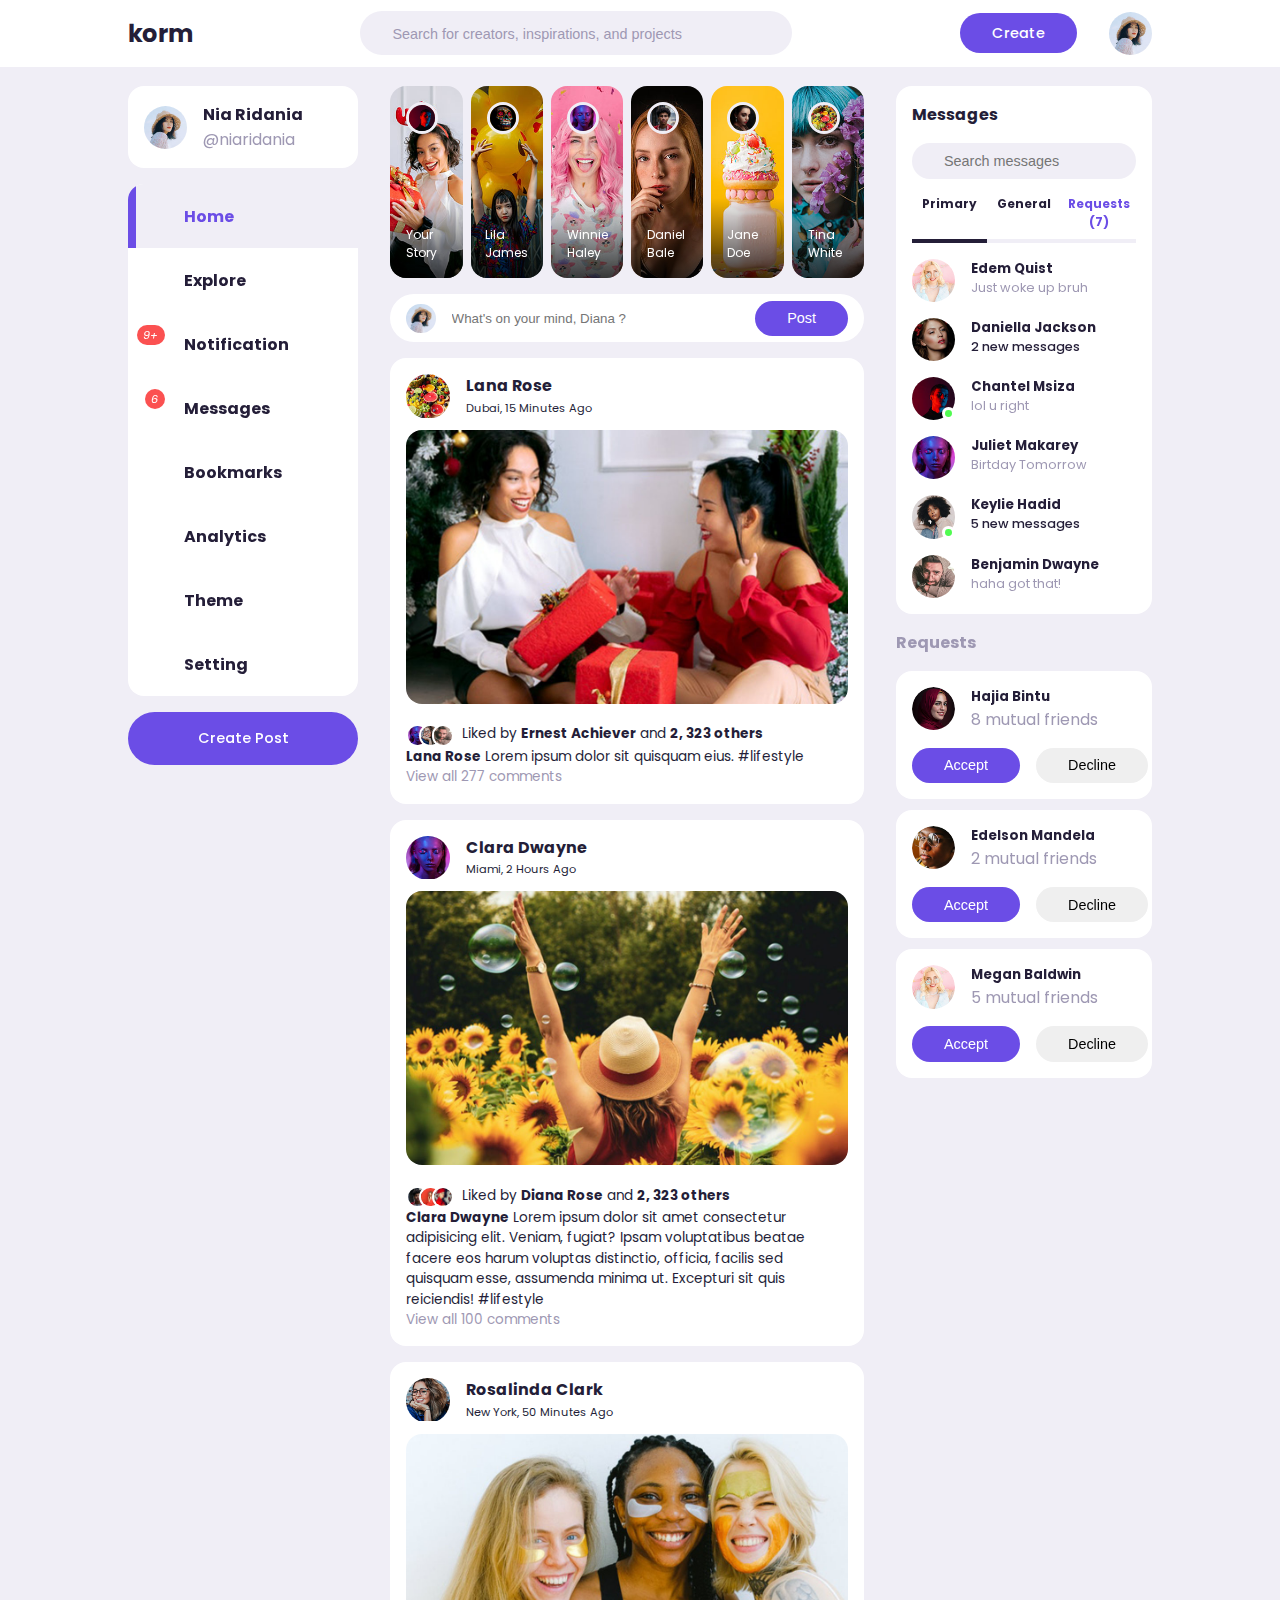
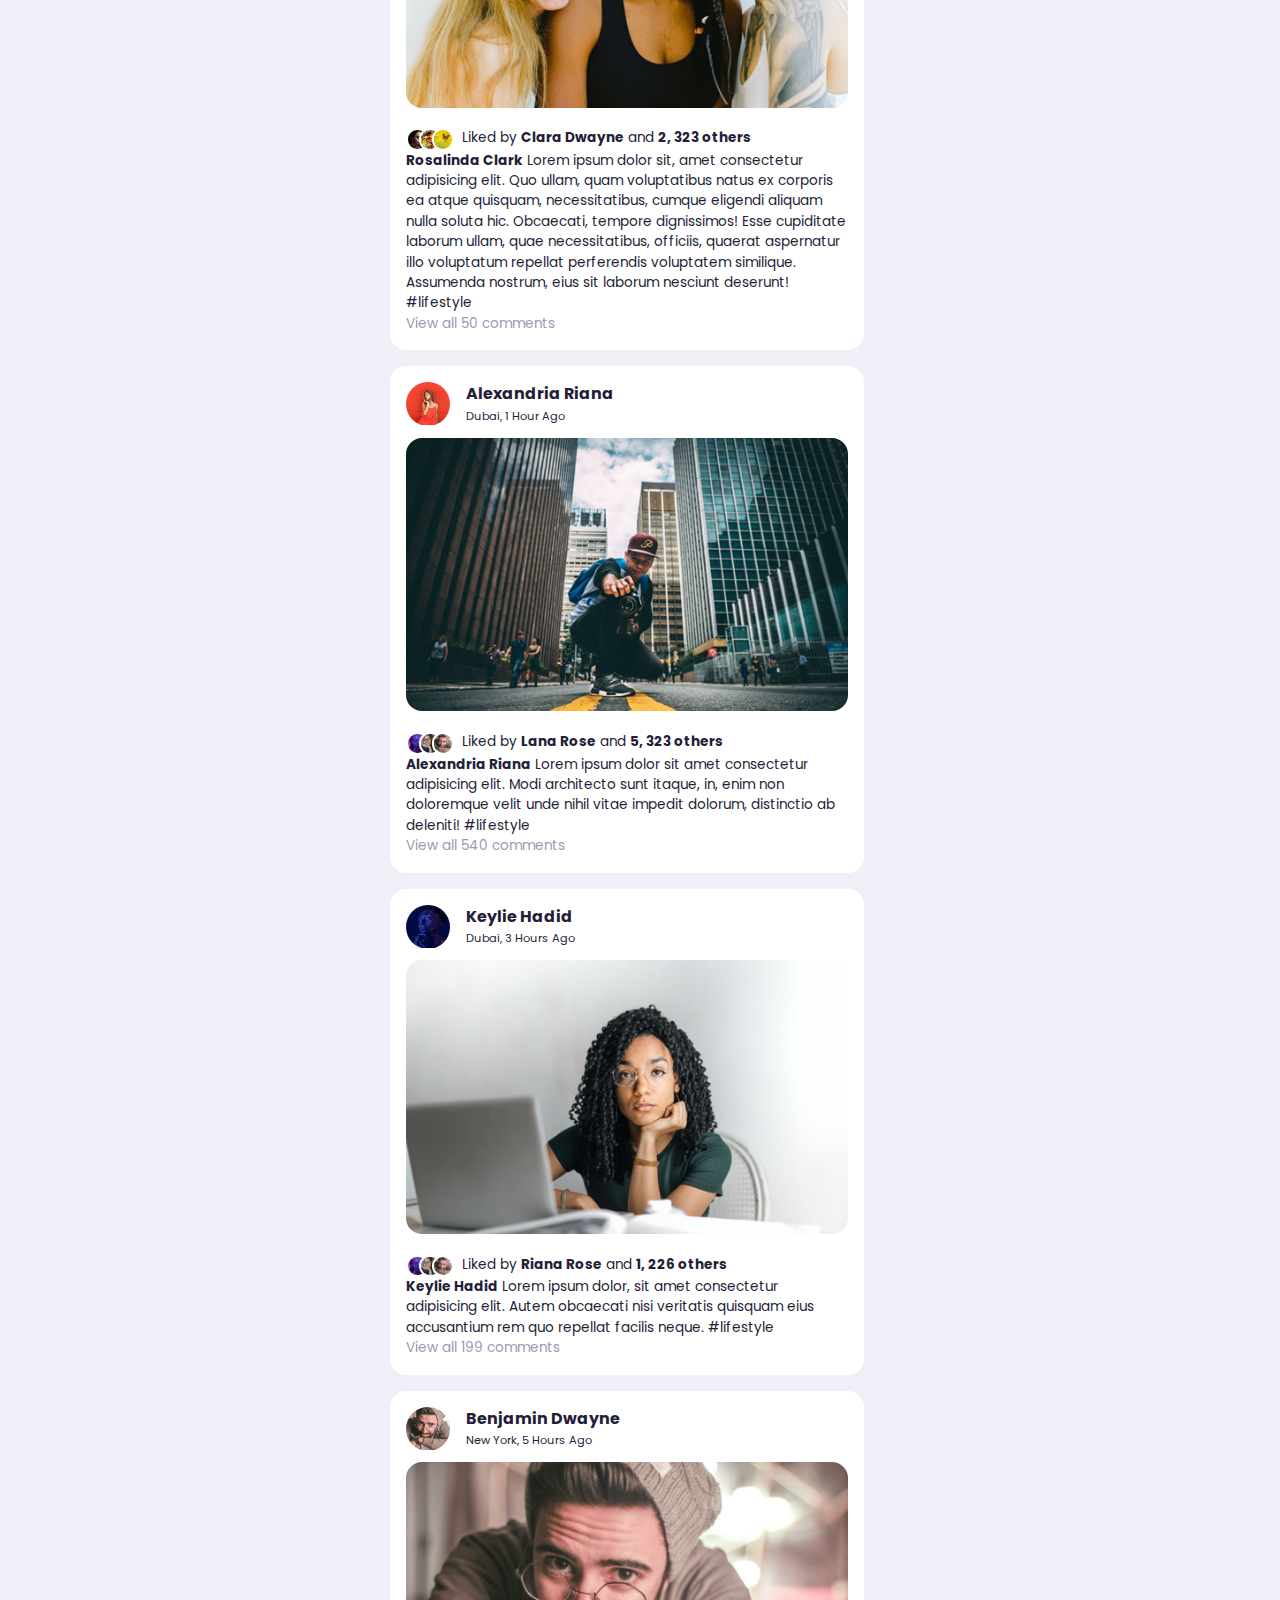
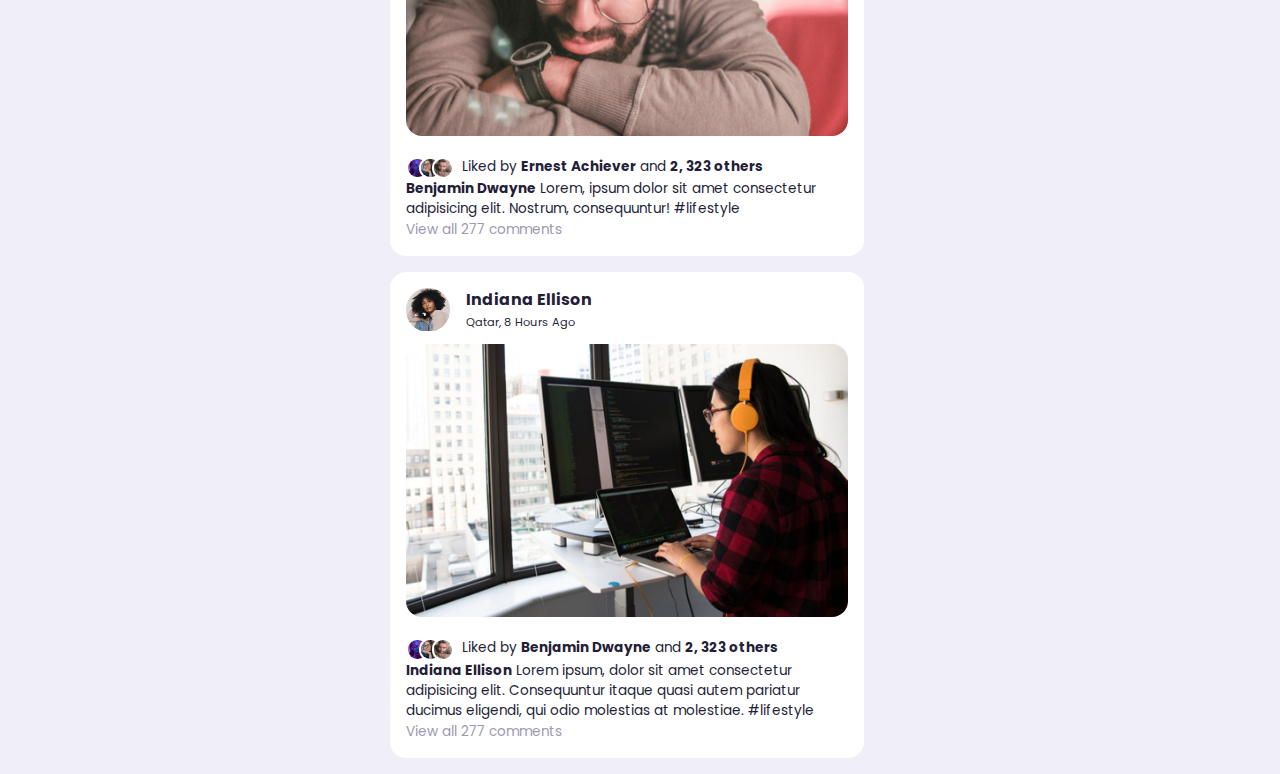
<file: index.html>
<!DOCTYPE html>
<html lang="en">
<head>
    <meta charset="UTF-8">
    <meta http-equiv="X-UA-Compatible" content="IE=edge">
    <meta name="viewport" content="width=device-width, initial-scale=1.0">
    <title>korm</title>
    <!-- IconScout CDN -->
    <link rel="stylesheet" href="https://unicons.iconscout.com/release/v2.1.6/css/unicons.css">
    <!-- Stylesheet -->
    <link rel="stylesheet" href="./style.css">
</head>
<body>
    <nav>
        <div class="container">
            <h2 class="logo">
                korm
            </h2>
            <div class="search-bar">
                <i class="uil uil-search"></i>
                <input type="search" placeholder="Search for creators, inspirations, and projects">
            </div>
            <div class="create">
                <label class="btn btn-primary" for="create-post">Create</label>
                <div class="profile-photo">
                    <img src="./images/profile-1.jpg" alt="">
                </div>
            </div>
        </div>
    </nav>

    <!-------------------------------- MAIN ----------------------------------->
    <main>
        <div class="container">
            <!----------------- LEFT -------------------->
            <div class="left">
                <a class="profile">
                    <div class="profile-photo">
                        <img src="./images/profile-1.jpg">
                    </div>
                    <div class="handle">
                        <h4>Nia Ridania</h4>
                        <p class="text-muted">
                            @niaridania
                        </p>
                    </div>
                </a>

                <!----------------- SIDEBAR -------------------->
                <div class="sidebar">
                    <a class="menu-item active">
                        <span><i class="uil uil-home"></i></span>
                        <h3>Home</h3>   
                    </a>
                    <a class="menu-item">
                        <span><i class="uil uil-compass"></i></span>
                        <h3>Explore</h3>
                    </a>
                    <a class="menu-item"  id="notifications">
                        <span><i class="uil uil-bell"><small class="notification-count">9+</small></i></span>
                        <h3>Notification</h3>
                        <!--------------- NOTIFICATION POPUP --------------->
                        <div class="notifications-popup">
                            <div>
                                <div class="profile-photo">
                                    <img src="./images/profile-2.jpg">
                                </div>
                                <div class="notification-body">
                                    <b>Keke Benjamin</b> accepted your friend request
                                    <small class="text-muted">2 Days Ago</small>
                                </div>
                            </div>
                            <div>
                                <div class="profile-photo">
                                    <img src="./images/profile-3.jpg">
                                </div>
                                <div class="notification-body">
                                    <b>John Doe</b> commented on your post
                                    <small class="text-muted">1 Hour Ago</small>
                                </div>
                            </div>
                            <div>
                                <div class="profile-photo">
                                    <img src="./images/profile-4.jpg">
                                </div>
                                <div class="notification-body">
                                    <b>Marry Oppong</b> and <b>283 Others</b> liked your post
                                    <small class="text-muted">4 Minutes Ago</small>
                                </div>
                            </div>
                            <div>
                                <div class="profile-photo">
                                    <img src="./images/profile-5.jpg">
                                </div>
                                <div class="notification-body">
                                    <b>Doris Y. Lartey</b> commented on a post you are tagged in
                                    <small class="text-muted">2 Days Ago</small>
                                </div>
                            </div>
                            <div>
                                <div class="profile-photo">
                                    <img src="./images/profile-6.jpg">
                                </div>
                                <div class="notification-body">
                                    <b>Keyley Jenner</b> commented on a post you are tagged in
                                    <small class="text-muted">1 Hour Ago</small>
                                </div>
                            </div>
                            <div>
                                <div class="profile-photo">
                                    <img src="./images/profile-7.jpg">
                                </div>
                                <div class="notification-body">
                                    <b>Jane Doe</b> commented on your post
                                    <small class="text-muted">1 Hour Ago</small>
                                </div>
                            </div>
                        </div>
                        <!--------------- END NOTIFICATION POPUP --------------->
                    </a>
                    <a class="menu-item" id="messages-notifications">
                        <span><i class="uil uil-envelope-alt"><small class="notification-count">6</small></i></span>
                        <h3>Messages</h3>
                    </a>
                    <a class="menu-item">
                        <span><i class="uil uil-bookmark"></i></span>
                        <h3>Bookmarks</h3>
                    </a>
                    <a class="menu-item">
                        <span><i class="uil uil-chart-line"></i></span>
                        <h3>Analytics</h3>
                    </a>
                    <a class="menu-item" id="theme">
                        <span><i class="uil uil-palette"></i></span>
                        <h3>Theme</h3>
                    </a>
                    <a class="menu-item">
                        <span><i class="uil uil-setting"></i></span>
                        <h3>Setting</h3>
                    </a>
                </div>
                <!----------------- END OF SIDEBAR -------------------->
                <label class="btn btn-primary" for="create-post">Create Post</label>
            </div>

            <!----------------- MIDDLE -------------------->
            <div class="middle">
                 <!----------------- STORIES -------------------->
                <div class="stories">
                    <div class="story">
                        <div class="profile-photo">
                            <img src="./images/profile-8.jpg">
                        </div>
                        <p class="name">Your Story</p>
                    </div>
                    <div class="story">
                        <div class="profile-photo">
                            <img src="./images/profile-9.jpg">
                        </div>
                        <p class="name">Lila James</p>
                    </div>
                    <div class="story">
                        <div class="profile-photo">
                            <img src="./images/profile-10.jpg">
                        </div>
                        <p class="name">Winnie Haley</p>
                    </div>
                    <div class="story">
                        <div class="profile-photo">
                            <img src="./images/profile-11.jpg">
                        </div>
                        <p class="name">Daniel Bale</p>
                    </div>
                    <div class="story">
                        <div class="profile-photo">
                            <img src="./images/profile-12.jpg">
                        </div>
                        <p class="name">Jane Doe</p>
                    </div>
                    <div class="story">
                        <div class="profile-photo">
                            <img src="./images/profile-13.jpg">
                        </div>
                        <p class="name">Tina White</p>
                    </div>
                </div>
                <!----------------- END OF STORIES -------------------->
                <form action="" class="create-post">
                    <div class="profile-photo">
                        <img src="./images/profile-1.jpg">
                    </div>
                    <input type="text" placeholder="What's on your mind, Diana ?" id="create-post">
                    <input type="submit" value="Post" class="btn btn-primary">
                </form>
                <!----------------- FEEDS -------------------->
                <div class="feeds">
                    <!----------------- FEED 1 -------------------->
                    <div class="feed">
                        <div class="head">
                            <div class="user">
                                <div class="profile-photo">
                                    <img src="./images/profile-13.jpg">
                                </div>
                                <div class="info">
                                    <h3>Lana Rose</h3>
                                    <small>Dubai, 15 Minutes Ago</small>
                                </div>
                            </div>
                            <span class="edit">
                                <i class="uil uil-ellipsis-h"></i>
                            </span>
                        </div>

                        <div class="photo">
                            <img src="./images/feed-1.jpg">
                        </div>

                        <div class="action-buttons">
                            <div class="interaction-buttons">
                                <span><i class="uil uil-heart"></i></span>
                                <span><i class="uil uil-comment-dots"></i></span>
                                <span><i class="uil uil-share-alt"></i></span>
                            </div>
                            <div class="bookmark">
                                <span><i class="uil uil-bookmark-full"></i></span>
                            </div>
                        </div>

                        <div class="liked-by">
                            <span><img src="./images/profile-10.jpg"></span>
                            <span><img src="./images/profile-4.jpg"></span>
                            <span><img src="./images/profile-15.jpg"></span>
                            <p>Liked by <b>Ernest Achiever</b> and <b>2, 323 others</b></p>
                        </div>

                        <div class="caption">
                            <p><b>Lana Rose</b> Lorem ipsum dolor sit quisquam eius. 
                            <span class="harsh-tag">#lifestyle</span></p>
                        </div>

                        <div class="comments text-muted">
                            View all 277 comments
                        </div>
                    </div>
                    <!----------------- END OF FEED 1 -------------------->

                    <!----------------- FEED 2 -------------------->
                    <div class="feed">
                        <div class="head">
                            <div class="user">
                                <div class="profile-photo">
                                    <img src="./images/profile-10.jpg">
                                </div>
                                <div class="info">
                                    <h3>Clara Dwayne</h3>
                                    <small>Miami, 2 Hours Ago</small>
                                </div>
                            </div>
                            <span class="edit">
                                <i class="uil uil-ellipsis-h"></i>
                            </span>
                        </div>

                        <div class="photo">
                            <img src="./images/feed-3.jpg">
                        </div>

                        <div class="action-buttons">
                            <div class="interaction-buttons">
                                <span><i class="uil uil-heart"></i></span>
                                <span><i class="uil uil-comment-dots"></i></span>
                                <span><i class="uil uil-share-alt"></i></span>
                            </div>
                            <div class="bookmark">
                                <span><i class="uil uil-bookmark-full"></i></span>
                            </div>
                        </div>

                        <div class="liked-by">
                            <span><img src="./images/profile-11.jpg"></span>
                            <span><img src="./images/profile-5.jpg"></span>
                            <span><img src="./images/profile-16.jpg"></span>
                            <p>Liked by <b>Diana Rose</b> and <b>2, 323 others</b></p>
                        </div>

                        <div class="caption">
                            <p><b>Clara Dwayne</b> Lorem ipsum dolor sit amet consectetur adipisicing elit. Veniam, fugiat? Ipsam voluptatibus beatae facere eos harum voluptas distinctio, officia, facilis sed quisquam esse, assumenda minima ut. Excepturi sit quis reiciendis! 
                            <span class="harsh-tag">#lifestyle</span></p>
                        </div>

                        <div class="comments text-muted">
                            View all 100 comments
                        </div>
                    </div>
                    <!----------------- END OF FEED 2 -------------------->

                    <!----------------- FEED 3 -------------------->
                    <div class="feed">
                        <div class="head">
                            <div class="user">
                                <div class="profile-photo">
                                    <img src="./images/profile-4.jpg">
                                </div>
                                <div class="info">
                                    <h3>Rosalinda Clark</h3>
                                    <small>New York, 50 Minutes Ago</small>
                                </div>
                            </div>
                            <span class="edit">
                                <i class="uil uil-ellipsis-h"></i>
                            </span>
                        </div>

                        <div class="photo">
                            <img src="./images/feed-4.jpg">
                        </div>

                        <div class="action-buttons">
                            <div class="interaction-buttons">
                                <span><i class="uil uil-heart"></i></span>
                                <span><i class="uil uil-comment-dots"></i></span>
                                <span><i class="uil uil-share-alt"></i></span>
                            </div>
                            <div class="bookmark">
                                <span><i class="uil uil-bookmark-full"></i></span>
                            </div>
                        </div>

                        <div class="liked-by">
                            <span><img src="./images/profile-12.jpg"></span>
                            <span><img src="./images/profile-13.jpg"></span>
                            <span><img src="./images/profile-14.jpg"></span>
                            <p>Liked by <b>Clara Dwayne</b> and <b>2, 323 others</b></p>
                        </div>

                        <div class="caption">
                            <p><b>Rosalinda Clark</b> Lorem ipsum dolor sit, amet consectetur adipisicing elit. Quo ullam, quam voluptatibus natus ex corporis ea atque quisquam, necessitatibus, cumque eligendi aliquam nulla soluta hic. Obcaecati, tempore dignissimos! Esse cupiditate laborum ullam, quae necessitatibus, officiis, quaerat aspernatur illo voluptatum repellat perferendis voluptatem similique. Assumenda nostrum, eius sit laborum nesciunt deserunt!
                            <span class="harsh-tag">#lifestyle</span></p>
                        </div>

                        <div class="comments text-muted">
                            View all 50 comments
                        </div>
                    </div>
                    <!----------------- END OF FEED 3 -------------------->

                    <!----------------- FEED 4 -------------------->
                    <div class="feed">
                        <div class="head">
                            <div class="user">
                                <div class="profile-photo">
                                    <img src="./images/profile-5.jpg">
                                </div>
                                <div class="info">
                                    <h3>Alexandria Riana</h3>
                                    <small>Dubai, 1 Hour Ago</small>
                                </div>
                            </div>
                            <span class="edit">
                                <i class="uil uil-ellipsis-h"></i>
                            </span>
                        </div>

                        <div class="photo">
                            <img src="./images/feed-5.jpg">
                        </div>

                        <div class="action-buttons">
                            <div class="interaction-buttons">
                                <span><i class="uil uil-heart"></i></span>
                                <span><i class="uil uil-comment-dots"></i></span>
                                <span><i class="uil uil-share-alt"></i></span>
                            </div>
                            <div class="bookmark">
                                <span><i class="uil uil-bookmark-full"></i></span>
                            </div>
                        </div>

                        <div class="liked-by">
                            <span><img src="./images/profile-10.jpg"></span>
                            <span><img src="./images/profile-4.jpg"></span>
                            <span><img src="./images/profile-15.jpg"></span>
                            <p>Liked by <b>Lana Rose</b> and <b>5, 323 others</b></p>
                        </div>

                        <div class="caption">
                            <p><b>Alexandria Riana</b> Lorem ipsum dolor sit amet consectetur adipisicing elit. Modi architecto sunt itaque, in, enim non doloremque velit unde nihil vitae impedit dolorum, distinctio ab deleniti! 
                            <span class="harsh-tag">#lifestyle</span></p>
                        </div>

                        <div class="comments text-muted">
                            View all 540 comments
                        </div>
                    </div>
                    <!----------------- END OF FEED 4 -------------------->

                    <!----------------- FEED 5 -------------------->
                    <div class="feed">
                        <div class="head">
                            <div class="user">
                                <div class="profile-photo">
                                    <img src="./images/profile-7.jpg">
                                </div>
                                <div class="info">
                                    <h3>Keylie Hadid</h3>
                                    <small>Dubai, 3 Hours Ago</small>
                                </div>
                            </div>
                            <span class="edit">
                                <i class="uil uil-ellipsis-h"></i>
                            </span>
                        </div>

                        <div class="photo">
                            <img src="./images/feed-7.jpg">
                        </div>

                        <div class="action-buttons">
                            <div class="interaction-buttons">
                                <span><i class="uil uil-heart"></i></span>
                                <span><i class="uil uil-comment-dots"></i></span>
                                <span><i class="uil uil-share-alt"></i></span>
                            </div>
                            <div class="bookmark">
                                <span><i class="uil uil-bookmark-full"></i></span>
                            </div>
                        </div>

                        <div class="liked-by">
                            <span><img src="./images/profile-10.jpg"></span>
                            <span><img src="./images/profile-4.jpg"></span>
                            <span><img src="./images/profile-15.jpg"></span>
                            <p>Liked by <b>Riana Rose</b> and <b>1, 226 others</b></p>
                        </div>

                        <div class="caption">
                            <p><b>Keylie Hadid</b> Lorem ipsum dolor, sit amet consectetur adipisicing elit. Autem obcaecati nisi veritatis quisquam eius accusantium rem quo repellat facilis neque.
                            <span class="harsh-tag">#lifestyle</span></p>
                        </div>

                        <div class="comments text-muted">
                            View all 199 comments
                        </div>
                    </div>
                    <!----------------- END OF FEED 5 -------------------->

                    <!----------------- FEED 6 -------------------->
                    <div class="feed">
                        <div class="head">
                            <div class="user">
                                <div class="profile-photo">
                                    <img src="./images/profile-15.jpg">
                                </div>
                                <div class="info">
                                    <h3>Benjamin Dwayne</h3>
                                    <small>New York, 5 Hours Ago</small>
                                </div>
                            </div>
                            <span class="edit">
                                <i class="uil uil-ellipsis-h"></i>
                            </span>
                        </div>

                        <div class="photo">
                            <img src="./images/feed-2.jpg">
                        </div>

                        <div class="action-buttons">
                            <div class="interaction-buttons">
                                <span><i class="uil uil-heart"></i></span>
                                <span><i class="uil uil-comment-dots"></i></span>
                                <span><i class="uil uil-share-alt"></i></span>
                            </div>
                            <div class="bookmark">
                                <span><i class="uil uil-bookmark-full"></i></span>
                            </div>
                        </div>

                        <div class="liked-by">
                            <span><img src="./images/profile-10.jpg"></span>
                            <span><img src="./images/profile-4.jpg"></span>
                            <span><img src="./images/profile-15.jpg"></span>
                            <p>Liked by <b>Ernest Achiever</b> and <b>2, 323 others</b></p>
                        </div>

                        <div class="caption">
                            <p><b>Benjamin Dwayne</b> Lorem, ipsum dolor sit amet consectetur adipisicing elit. Nostrum, consequuntur!
                            <span class="harsh-tag">#lifestyle</span></p>
                        </div>

                        <div class="comments text-muted">
                            View all 277 comments
                        </div>
                    </div>
                    <!----------------- END OF FEED 6 -------------------->

                    <!----------------- FEED 7 -------------------->
                    <div class="feed">
                        <div class="head">
                            <div class="user">
                                <div class="profile-photo">
                                    <img src="./images/profile-3.jpg">
                                </div>
                                <div class="info">
                                    <h3>Indiana Ellison</h3>
                                    <small>Qatar, 8 Hours Ago</small>
                                </div>
                            </div>
                            <span class="edit">
                                <i class="uil uil-ellipsis-h"></i>
                            </span>
                        </div>

                        <div class="photo">
                            <img src="./images/feed-6.jpg">
                        </div>

                        <div class="action-buttons">
                            <div class="interaction-buttons">
                                <span><i class="uil uil-heart"></i></span>
                                <span><i class="uil uil-comment-dots"></i></span>
                                <span><i class="uil uil-share-alt"></i></span>
                            </div>
                            <div class="bookmark">
                                <span><i class="uil uil-bookmark-full"></i></span>
                            </div>
                        </div>

                        <div class="liked-by">
                            <span><img src="./images/profile-10.jpg"></span>
                            <span><img src="./images/profile-4.jpg"></span>
                            <span><img src="./images/profile-15.jpg"></span>
                            <p>Liked by <b>Benjamin Dwayne</b> and <b>2, 323 others</b></p>
                        </div>

                        <div class="caption">
                            <p><b>Indiana Ellison</b> Lorem ipsum, dolor sit amet consectetur adipisicing elit. Consequuntur itaque quasi autem pariatur ducimus eligendi, qui odio molestias at molestiae. 
                            <span class="harsh-tag">#lifestyle</span></p>
                        </div>

                        <div class="comments text-muted">
                            View all 277 comments
                        </div>
                    </div>
                    <!----------------- END OF FEED 7 -------------------->
                </div>
                <!----------------- END OF FEEDS -------------------->
            </div>
             <!----------------- END OF MIDDLE -------------------->

            <!----------------- RIGHT -------------------->
            <div class="right">
                <!------- MESSAGES ------->
                <div class="messages">
                    <div class="heading">
                        <h4>Messages</h4>
                        <i class="uil uil-edit"></i>
                    </div>
                    <!------- SEARCH BAR ------->
                    <div class="search-bar">
                        <i class="uil uil-search"></i>
                        <input type="search" placeholder="Search messages" id="message-search">
                    </div>
                    <!------- MESSAGES CATEGORY ------->
                    <div class="category">
                        <h6 class="active">Primary</h6>
                        <h6>General</h6>
                        <h6 class="message-requests">Requests (7)</h6>
                    </div>
                    <!------- MESSAGES ------->
                    <div class="message">
                        <div class="profile-photo">
                            <img src="./images/profile-17.jpg">
                        </div>
                        <div class="message-body">
                            <h5>Edem Quist</h5>
                            <p class="text-muted">Just woke up bruh</p>
                        </div>
                    </div>
                    <!------- MESSAGES ------->
                    <div class="message">
                        <div class="profile-photo">
                            <img src="./images/profile-6.jpg">
                        </div>
                        <div class="message-body">
                            <h5>Daniella Jackson</h5>
                            <p class="text-bold">2 new messages</p>
                        </div>
                    </div>
                    <!------- MESSAGES ------->
                    <div class="message">
                        <div class="profile-photo">
                            <img src="./images/profile-8.jpg">
                            <div class="active"></div>
                        </div>
                        <div class="message-body">
                            <h5>Chantel Msiza</h5>
                            <p class="text-muted">lol u right</p>
                        </div>
                    </div>
                    <!------- MESSAGES ------->
                    <div class="message">
                        <div class="profile-photo">
                            <img src="./images/profile-10.jpg">
                        </div>
                        <div class="message-body">
                            <h5>Juliet Makarey</h5>
                            <p class="text-muted">Birtday Tomorrow</p>
                        </div>
                    </div>
                    <!------- MESSAGES ------->
                    <div class="message">
                        <div class="profile-photo">
                            <img src="./images/profile-3.jpg">
                            <div class="active"></div>
                        </div>
                        <div class="message-body">
                            <h5>Keylie Hadid</h5>
                            <p class="text-bold">5 new messages</p>
                        </div>
                    </div>
                    <!------- MESSAGES ------->
                    <div class="message">
                        <div class="profile-photo">
                            <img src="./images/profile-15.jpg">
                        </div>
                        <div class="message-body">
                            <h5>Benjamin Dwayne</h5>
                            <p class="text-muted">haha got that!</p>
                        </div>
                    </div>
                </div>
                <!------- END OF MESSAGES ------->

                <!------- FRIEND REQUEST ------->
                <div class="friend-requests">
                    <h4>Requests</h4>
                    <div class="request">
                        <div class="info">
                            <div class="profile-photo">
                                <img src="./images/profile-20.jpg">
                            </div>
                            <div>
                                <h5>Hajia Bintu</h5>
                                <p class="text-muted">8 mutual friends</p>
                            </div>
                        </div>
                        <div class="action">
                            <button class="btn btn-primary">
                                Accept
                            </button>
                            <button class="btn">
                                Decline
                            </button>
                        </div>
                    </div>
                    <div class="request">
                        <div class="info">
                            <div class="profile-photo">
                                <img src="./images/profile-18.jpg">
                            </div>
                            <div>
                                <h5>Edelson Mandela</h5>
                                <p class="text-muted">2 mutual friends</p>
                            </div>
                        </div>
                        <div class="action">
                            <button class="btn btn-primary">
                                Accept
                            </button>
                            <button class="btn">
                                Decline
                            </button>
                        </div>
                    </div>
                    <div class="request">
                        <div class="info">
                            <div class="profile-photo">
                                <img src="./images/profile-17.jpg">
                            </div>
                            <div>
                                <h5>Megan Baldwin</h5>
                                <p class="text-muted">5 mutual friends</p>
                            </div>
                        </div>
                        <div class="action">
                            <button class="btn btn-primary">
                                Accept
                            </button>
                            <button class="btn">
                                Decline
                            </button>
                        </div>
                    </div>
                </div>
            </div>
            <!----------------- END OF RIGHT -------------------->
        </div>
    </main>

    <!----------------- THEME CUSTOMIZATION -------------------->
    <div class="customize-theme">
        <div class="card">
            <h2>Customize your view</h2>
            <p class="text-muted">Manage your font size, color, and background</p>

            <!----------- FONT SIZE ----------->
            <div class="font-size">
                <h4>Font Size</h4>
                <div>
                    <h6>Aa</h6>
                    <div class="choose-size">
                        <span class="font-size-1"></span>
                        <span class="font-size-2 active"></span>
                        <span class="font-size-3"></span>
                        <span class="font-size-4"></span>
                        <span class="font-size-5"></span>
                    </div>
                    <h3>Aa</h3>
                </div>
            </div>

            <!----------- PRIMARY COLORS ----------->
            <div class="color">
                <h4>Color</h4>
                <div class="choose-color">
                    <span class="color-1 active"></span>
                    <span class="color-2"></span>
                    <span class="color-3"></span>
                    <span class="color-4"></span>
                    <span class="color-5"></span>
                </div>
            </div>

            <!----------- BACKGROUND COLORS ----------->
            <div class="background">
                <h4>Background</h4>
                <div class="choose-bg">
                    <div class="bg-1 active">
                        <span></span>
                        <h5 for="bg-1">Light</h5>
                    </div>
                    <div class="bg-2">
                        <span></span>
                        <h5 for="bg-2">Dim</h5>
                    </div>
                    <div class="bg-3">
                        <span></span>
                        <h5 for="bg-3">Dark</h5>
                    </div>
                </div>
            </div>
        </div>
    </div>

    <script src="./index.js"></script>
</body>
</html>
</file>
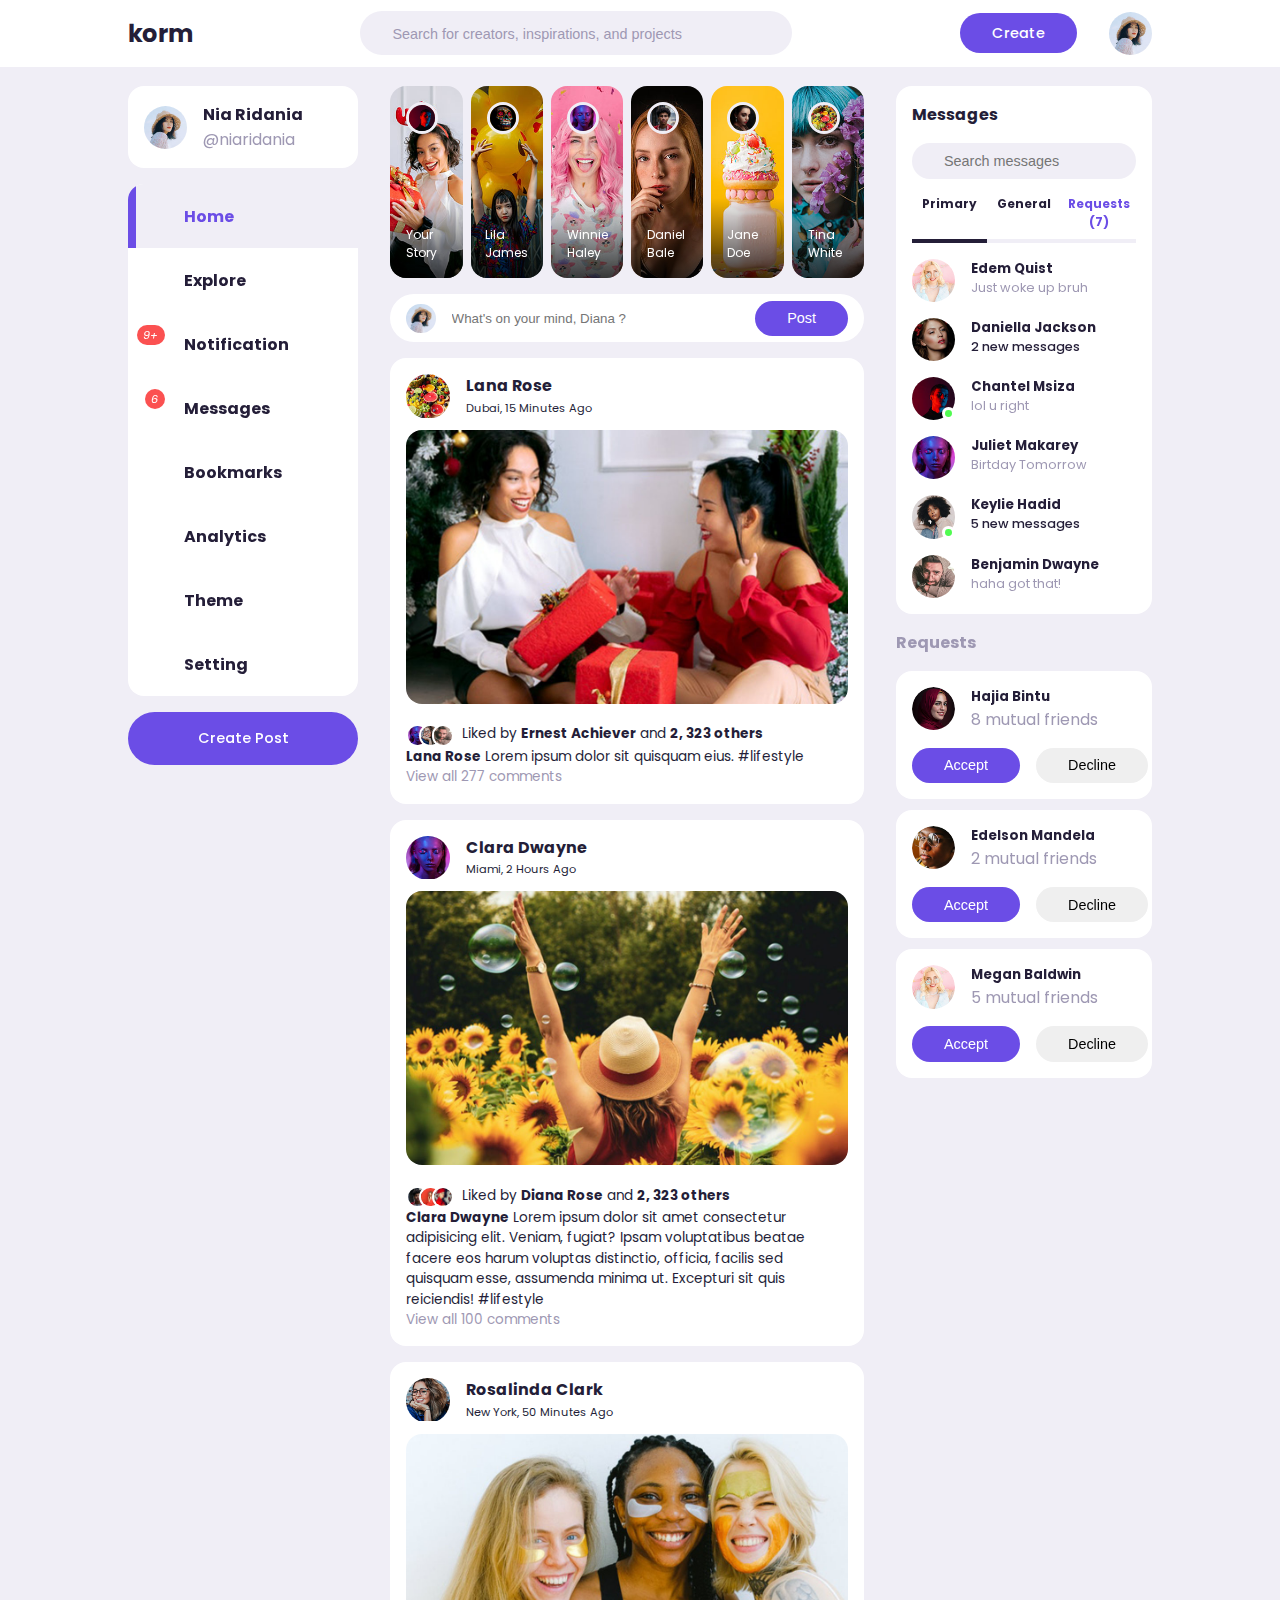
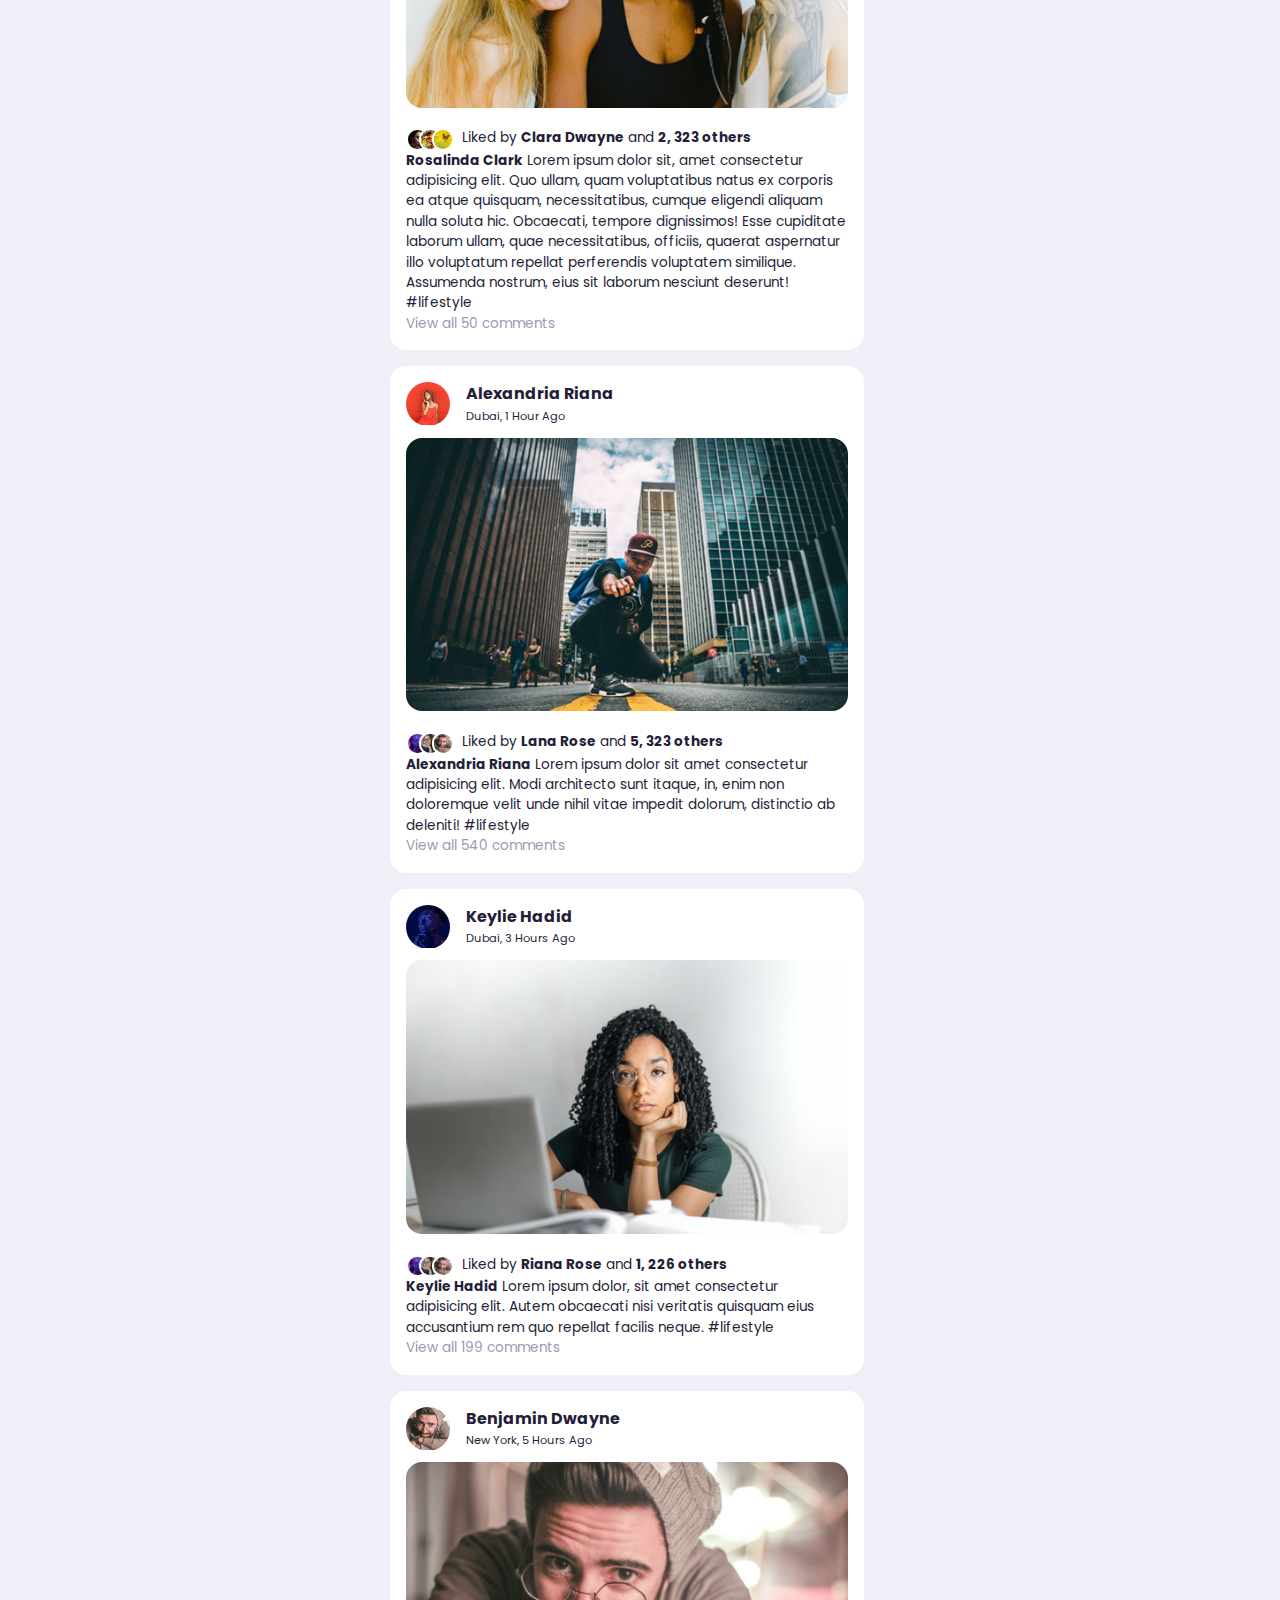
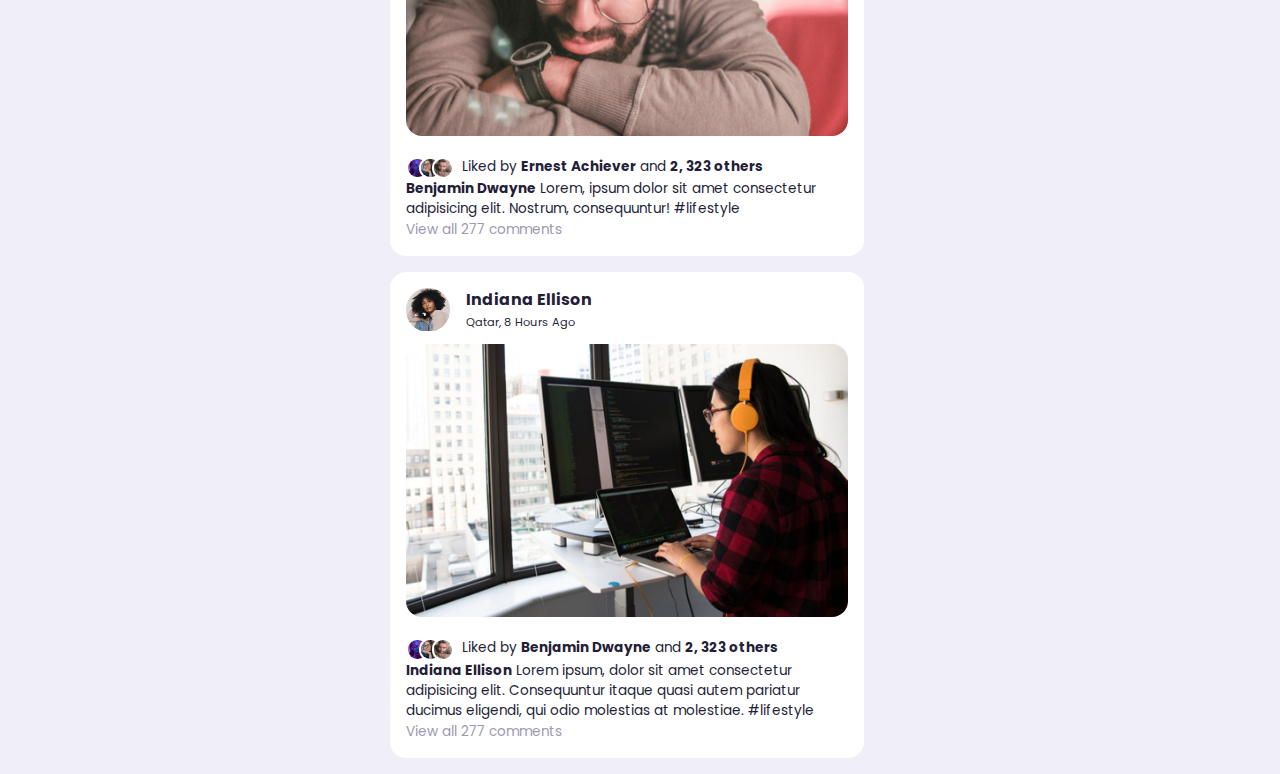
<file: home.html>
<!DOCTYPE html>
<html lang="en">
<head>
    <meta charset="UTF-8">
    <meta http-equiv="X-UA-Compatible" content="IE=edge">
    <meta name="viewport" content="width=device-width, initial-scale=1.0">
    <title>korm</title>
    <!-- IconScout CDN -->
    <link rel="stylesheet" href="https://unicons.iconscout.com/release/v2.1.6/css/unicons.css">
    <!-- Stylesheet -->
    <link rel="stylesheet" href="./style.css">
</head>
<body>
    <nav>
        <div class="container">
            <h2 class="logo">
                korm
            </h2>
            <div class="search-bar">
                <i class="uil uil-search"></i>
                <input type="search" placeholder="Search for creators, inspirations, and projects">
            </div>
            <div class="create">
                <label class="btn btn-primary" for="create-post">Create</label>
                <div class="profile-photo">
                    <img src="./images/profile-1.jpg" alt="">
                </div>
            </div>
        </div>
    </nav>

    <!-------------------------------- MAIN ----------------------------------->
    <main>
        <div class="container">
            <!----------------- LEFT -------------------->
            <div class="left">
                <a class="profile">
                    <div class="profile-photo">
                        <img src="./images/profile-1.jpg">
                    </div>
                    <div class="handle">
                        <h4>Nia Ridania</h4>
                        <p class="text-muted">
                            @niaridania
                        </p>
                    </div>
                </a>

                <!----------------- SIDEBAR -------------------->
                <div class="sidebar">
                    <a class="menu-item active">
                        <span><i class="uil uil-home"></i></span>
                        <h3>Home</h3>   
                    </a>
                    <a class="menu-item">
                        <span><i class="uil uil-compass"></i></span>
                        <h3>Explore</h3>
                    </a>
                    <a class="menu-item"  id="notifications">
                        <span><i class="uil uil-bell"><small class="notification-count">9+</small></i></span>
                        <h3>Notification</h3>
                        <!--------------- NOTIFICATION POPUP --------------->
                        <div class="notifications-popup">
                            <div>
                                <div class="profile-photo">
                                    <img src="./images/profile-2.jpg">
                                </div>
                                <div class="notification-body">
                                    <b>Keke Benjamin</b> accepted your friend request
                                    <small class="text-muted">2 Days Ago</small>
                                </div>
                            </div>
                            <div>
                                <div class="profile-photo">
                                    <img src="./images/profile-3.jpg">
                                </div>
                                <div class="notification-body">
                                    <b>John Doe</b> commented on your post
                                    <small class="text-muted">1 Hour Ago</small>
                                </div>
                            </div>
                            <div>
                                <div class="profile-photo">
                                    <img src="./images/profile-4.jpg">
                                </div>
                                <div class="notification-body">
                                    <b>Marry Oppong</b> and <b>283 Others</b> liked your post
                                    <small class="text-muted">4 Minutes Ago</small>
                                </div>
                            </div>
                            <div>
                                <div class="profile-photo">
                                    <img src="./images/profile-5.jpg">
                                </div>
                                <div class="notification-body">
                                    <b>Doris Y. Lartey</b> commented on a post you are tagged in
                                    <small class="text-muted">2 Days Ago</small>
                                </div>
                            </div>
                            <div>
                                <div class="profile-photo">
                                    <img src="./images/profile-6.jpg">
                                </div>
                                <div class="notification-body">
                                    <b>Keyley Jenner</b> commented on a post you are tagged in
                                    <small class="text-muted">1 Hour Ago</small>
                                </div>
                            </div>
                            <div>
                                <div class="profile-photo">
                                    <img src="./images/profile-7.jpg">
                                </div>
                                <div class="notification-body">
                                    <b>Jane Doe</b> commented on your post
                                    <small class="text-muted">1 Hour Ago</small>
                                </div>
                            </div>
                        </div>
                        <!--------------- END NOTIFICATION POPUP --------------->
                    </a>
                    <a class="menu-item" id="messages-notifications">
                        <span><i class="uil uil-envelope-alt"><small class="notification-count">6</small></i></span>
                        <h3>Messages</h3>
                    </a>
                    <a class="menu-item">
                        <span><i class="uil uil-bookmark"></i></span>
                        <h3>Bookmarks</h3>
                    </a>
                    <a class="menu-item">
                        <span><i class="uil uil-chart-line"></i></span>
                        <h3>Analytics</h3>
                    </a>
                    <a class="menu-item" id="theme">
                        <span><i class="uil uil-palette"></i></span>
                        <h3>Theme</h3>
                    </a>
                    <a class="menu-item">
                        <span><i class="uil uil-setting"></i></span>
                        <h3>Setting</h3>
                    </a>
                </div>
                <!----------------- END OF SIDEBAR -------------------->
                <label class="btn btn-primary" for="create-post">Create Post</label>
            </div>

            <!----------------- MIDDLE -------------------->
            <div class="middle">
                 <!----------------- STORIES -------------------->
                <div class="stories">
                    <div class="story">
                        <div class="profile-photo">
                            <img src="./images/profile-8.jpg">
                        </div>
                        <p class="name">Your Story</p>
                    </div>
                    <div class="story">
                        <div class="profile-photo">
                            <img src="./images/profile-9.jpg">
                        </div>
                        <p class="name">Lila James</p>
                    </div>
                    <div class="story">
                        <div class="profile-photo">
                            <img src="./images/profile-10.jpg">
                        </div>
                        <p class="name">Winnie Haley</p>
                    </div>
                    <div class="story">
                        <div class="profile-photo">
                            <img src="./images/profile-11.jpg">
                        </div>
                        <p class="name">Daniel Bale</p>
                    </div>
                    <div class="story">
                        <div class="profile-photo">
                            <img src="./images/profile-12.jpg">
                        </div>
                        <p class="name">Jane Doe</p>
                    </div>
                    <div class="story">
                        <div class="profile-photo">
                            <img src="./images/profile-13.jpg">
                        </div>
                        <p class="name">Tina White</p>
                    </div>
                </div>
                <!----------------- END OF STORIES -------------------->
                <form action="" class="create-post">
                    <div class="profile-photo">
                        <img src="./images/profile-1.jpg">
                    </div>
                    <input type="text" placeholder="What's on your mind, Diana ?" id="create-post">
                    <input type="submit" value="Post" class="btn btn-primary">
                </form>
                <!----------------- FEEDS -------------------->
                <div class="feeds">
                    <!----------------- FEED 1 -------------------->
                    <div class="feed">
                        <div class="head">
                            <div class="user">
                                <div class="profile-photo">
                                    <img src="./images/profile-13.jpg">
                                </div>
                                <div class="info">
                                    <h3>Lana Rose</h3>
                                    <small>Dubai, 15 Minutes Ago</small>
                                </div>
                            </div>
                            <span class="edit">
                                <i class="uil uil-ellipsis-h"></i>
                            </span>
                        </div>

                        <div class="photo">
                            <img src="./images/feed-1.jpg">
                        </div>

                        <div class="action-buttons">
                            <div class="interaction-buttons">
                                <span><i class="uil uil-heart"></i></span>
                                <span><i class="uil uil-comment-dots"></i></span>
                                <span><i class="uil uil-share-alt"></i></span>
                            </div>
                            <div class="bookmark">
                                <span><i class="uil uil-bookmark-full"></i></span>
                            </div>
                        </div>

                        <div class="liked-by">
                            <span><img src="./images/profile-10.jpg"></span>
                            <span><img src="./images/profile-4.jpg"></span>
                            <span><img src="./images/profile-15.jpg"></span>
                            <p>Liked by <b>Ernest Achiever</b> and <b>2, 323 others</b></p>
                        </div>

                        <div class="caption">
                            <p><b>Lana Rose</b> Lorem ipsum dolor sit quisquam eius. 
                            <span class="harsh-tag">#lifestyle</span></p>
                        </div>

                        <div class="comments text-muted">
                            View all 277 comments
                        </div>
                    </div>
                    <!----------------- END OF FEED 1 -------------------->

                    <!----------------- FEED 2 -------------------->
                    <div class="feed">
                        <div class="head">
                            <div class="user">
                                <div class="profile-photo">
                                    <img src="./images/profile-10.jpg">
                                </div>
                                <div class="info">
                                    <h3>Clara Dwayne</h3>
                                    <small>Miami, 2 Hours Ago</small>
                                </div>
                            </div>
                            <span class="edit">
                                <i class="uil uil-ellipsis-h"></i>
                            </span>
                        </div>

                        <div class="photo">
                            <img src="./images/feed-3.jpg">
                        </div>

                        <div class="action-buttons">
                            <div class="interaction-buttons">
                                <span><i class="uil uil-heart"></i></span>
                                <span><i class="uil uil-comment-dots"></i></span>
                                <span><i class="uil uil-share-alt"></i></span>
                            </div>
                            <div class="bookmark">
                                <span><i class="uil uil-bookmark-full"></i></span>
                            </div>
                        </div>

                        <div class="liked-by">
                            <span><img src="./images/profile-11.jpg"></span>
                            <span><img src="./images/profile-5.jpg"></span>
                            <span><img src="./images/profile-16.jpg"></span>
                            <p>Liked by <b>Diana Rose</b> and <b>2, 323 others</b></p>
                        </div>

                        <div class="caption">
                            <p><b>Clara Dwayne</b> Lorem ipsum dolor sit amet consectetur adipisicing elit. Veniam, fugiat? Ipsam voluptatibus beatae facere eos harum voluptas distinctio, officia, facilis sed quisquam esse, assumenda minima ut. Excepturi sit quis reiciendis! 
                            <span class="harsh-tag">#lifestyle</span></p>
                        </div>

                        <div class="comments text-muted">
                            View all 100 comments
                        </div>
                    </div>
                    <!----------------- END OF FEED 2 -------------------->

                    <!----------------- FEED 3 -------------------->
                    <div class="feed">
                        <div class="head">
                            <div class="user">
                                <div class="profile-photo">
                                    <img src="./images/profile-4.jpg">
                                </div>
                                <div class="info">
                                    <h3>Rosalinda Clark</h3>
                                    <small>New York, 50 Minutes Ago</small>
                                </div>
                            </div>
                            <span class="edit">
                                <i class="uil uil-ellipsis-h"></i>
                            </span>
                        </div>

                        <div class="photo">
                            <img src="./images/feed-4.jpg">
                        </div>

                        <div class="action-buttons">
                            <div class="interaction-buttons">
                                <span><i class="uil uil-heart"></i></span>
                                <span><i class="uil uil-comment-dots"></i></span>
                                <span><i class="uil uil-share-alt"></i></span>
                            </div>
                            <div class="bookmark">
                                <span><i class="uil uil-bookmark-full"></i></span>
                            </div>
                        </div>

                        <div class="liked-by">
                            <span><img src="./images/profile-12.jpg"></span>
                            <span><img src="./images/profile-13.jpg"></span>
                            <span><img src="./images/profile-14.jpg"></span>
                            <p>Liked by <b>Clara Dwayne</b> and <b>2, 323 others</b></p>
                        </div>

                        <div class="caption">
                            <p><b>Rosalinda Clark</b> Lorem ipsum dolor sit, amet consectetur adipisicing elit. Quo ullam, quam voluptatibus natus ex corporis ea atque quisquam, necessitatibus, cumque eligendi aliquam nulla soluta hic. Obcaecati, tempore dignissimos! Esse cupiditate laborum ullam, quae necessitatibus, officiis, quaerat aspernatur illo voluptatum repellat perferendis voluptatem similique. Assumenda nostrum, eius sit laborum nesciunt deserunt!
                            <span class="harsh-tag">#lifestyle</span></p>
                        </div>

                        <div class="comments text-muted">
                            View all 50 comments
                        </div>
                    </div>
                    <!----------------- END OF FEED 3 -------------------->

                    <!----------------- FEED 4 -------------------->
                    <div class="feed">
                        <div class="head">
                            <div class="user">
                                <div class="profile-photo">
                                    <img src="./images/profile-5.jpg">
                                </div>
                                <div class="info">
                                    <h3>Alexandria Riana</h3>
                                    <small>Dubai, 1 Hour Ago</small>
                                </div>
                            </div>
                            <span class="edit">
                                <i class="uil uil-ellipsis-h"></i>
                            </span>
                        </div>

                        <div class="photo">
                            <img src="./images/feed-5.jpg">
                        </div>

                        <div class="action-buttons">
                            <div class="interaction-buttons">
                                <span><i class="uil uil-heart"></i></span>
                                <span><i class="uil uil-comment-dots"></i></span>
                                <span><i class="uil uil-share-alt"></i></span>
                            </div>
                            <div class="bookmark">
                                <span><i class="uil uil-bookmark-full"></i></span>
                            </div>
                        </div>

                        <div class="liked-by">
                            <span><img src="./images/profile-10.jpg"></span>
                            <span><img src="./images/profile-4.jpg"></span>
                            <span><img src="./images/profile-15.jpg"></span>
                            <p>Liked by <b>Lana Rose</b> and <b>5, 323 others</b></p>
                        </div>

                        <div class="caption">
                            <p><b>Alexandria Riana</b> Lorem ipsum dolor sit amet consectetur adipisicing elit. Modi architecto sunt itaque, in, enim non doloremque velit unde nihil vitae impedit dolorum, distinctio ab deleniti! 
                            <span class="harsh-tag">#lifestyle</span></p>
                        </div>

                        <div class="comments text-muted">
                            View all 540 comments
                        </div>
                    </div>
                    <!----------------- END OF FEED 4 -------------------->

                    <!----------------- FEED 5 -------------------->
                    <div class="feed">
                        <div class="head">
                            <div class="user">
                                <div class="profile-photo">
                                    <img src="./images/profile-7.jpg">
                                </div>
                                <div class="info">
                                    <h3>Keylie Hadid</h3>
                                    <small>Dubai, 3 Hours Ago</small>
                                </div>
                            </div>
                            <span class="edit">
                                <i class="uil uil-ellipsis-h"></i>
                            </span>
                        </div>

                        <div class="photo">
                            <img src="./images/feed-7.jpg">
                        </div>

                        <div class="action-buttons">
                            <div class="interaction-buttons">
                                <span><i class="uil uil-heart"></i></span>
                                <span><i class="uil uil-comment-dots"></i></span>
                                <span><i class="uil uil-share-alt"></i></span>
                            </div>
                            <div class="bookmark">
                                <span><i class="uil uil-bookmark-full"></i></span>
                            </div>
                        </div>

                        <div class="liked-by">
                            <span><img src="./images/profile-10.jpg"></span>
                            <span><img src="./images/profile-4.jpg"></span>
                            <span><img src="./images/profile-15.jpg"></span>
                            <p>Liked by <b>Riana Rose</b> and <b>1, 226 others</b></p>
                        </div>

                        <div class="caption">
                            <p><b>Keylie Hadid</b> Lorem ipsum dolor, sit amet consectetur adipisicing elit. Autem obcaecati nisi veritatis quisquam eius accusantium rem quo repellat facilis neque.
                            <span class="harsh-tag">#lifestyle</span></p>
                        </div>

                        <div class="comments text-muted">
                            View all 199 comments
                        </div>
                    </div>
                    <!----------------- END OF FEED 5 -------------------->

                    <!----------------- FEED 6 -------------------->
                    <div class="feed">
                        <div class="head">
                            <div class="user">
                                <div class="profile-photo">
                                    <img src="./images/profile-15.jpg">
                                </div>
                                <div class="info">
                                    <h3>Benjamin Dwayne</h3>
                                    <small>New York, 5 Hours Ago</small>
                                </div>
                            </div>
                            <span class="edit">
                                <i class="uil uil-ellipsis-h"></i>
                            </span>
                        </div>

                        <div class="photo">
                            <img src="./images/feed-2.jpg">
                        </div>

                        <div class="action-buttons">
                            <div class="interaction-buttons">
                                <span><i class="uil uil-heart"></i></span>
                                <span><i class="uil uil-comment-dots"></i></span>
                                <span><i class="uil uil-share-alt"></i></span>
                            </div>
                            <div class="bookmark">
                                <span><i class="uil uil-bookmark-full"></i></span>
                            </div>
                        </div>

                        <div class="liked-by">
                            <span><img src="./images/profile-10.jpg"></span>
                            <span><img src="./images/profile-4.jpg"></span>
                            <span><img src="./images/profile-15.jpg"></span>
                            <p>Liked by <b>Ernest Achiever</b> and <b>2, 323 others</b></p>
                        </div>

                        <div class="caption">
                            <p><b>Benjamin Dwayne</b> Lorem, ipsum dolor sit amet consectetur adipisicing elit. Nostrum, consequuntur!
                            <span class="harsh-tag">#lifestyle</span></p>
                        </div>

                        <div class="comments text-muted">
                            View all 277 comments
                        </div>
                    </div>
                    <!----------------- END OF FEED 6 -------------------->

                    <!----------------- FEED 7 -------------------->
                    <div class="feed">
                        <div class="head">
                            <div class="user">
                                <div class="profile-photo">
                                    <img src="./images/profile-3.jpg">
                                </div>
                                <div class="info">
                                    <h3>Indiana Ellison</h3>
                                    <small>Qatar, 8 Hours Ago</small>
                                </div>
                            </div>
                            <span class="edit">
                                <i class="uil uil-ellipsis-h"></i>
                            </span>
                        </div>

                        <div class="photo">
                            <img src="./images/feed-6.jpg">
                        </div>

                        <div class="action-buttons">
                            <div class="interaction-buttons">
                                <span><i class="uil uil-heart"></i></span>
                                <span><i class="uil uil-comment-dots"></i></span>
                                <span><i class="uil uil-share-alt"></i></span>
                            </div>
                            <div class="bookmark">
                                <span><i class="uil uil-bookmark-full"></i></span>
                            </div>
                        </div>

                        <div class="liked-by">
                            <span><img src="./images/profile-10.jpg"></span>
                            <span><img src="./images/profile-4.jpg"></span>
                            <span><img src="./images/profile-15.jpg"></span>
                            <p>Liked by <b>Benjamin Dwayne</b> and <b>2, 323 others</b></p>
                        </div>

                        <div class="caption">
                            <p><b>Indiana Ellison</b> Lorem ipsum, dolor sit amet consectetur adipisicing elit. Consequuntur itaque quasi autem pariatur ducimus eligendi, qui odio molestias at molestiae. 
                            <span class="harsh-tag">#lifestyle</span></p>
                        </div>

                        <div class="comments text-muted">
                            View all 277 comments
                        </div>
                    </div>
                    <!----------------- END OF FEED 7 -------------------->
                </div>
                <!----------------- END OF FEEDS -------------------->
            </div>
             <!----------------- END OF MIDDLE -------------------->

            <!----------------- RIGHT -------------------->
            <div class="right">
                <!------- MESSAGES ------->
                <div class="messages">
                    <div class="heading">
                        <h4>Messages</h4>
                        <i class="uil uil-edit"></i>
                    </div>
                    <!------- SEARCH BAR ------->
                    <div class="search-bar">
                        <i class="uil uil-search"></i>
                        <input type="search" placeholder="Search messages" id="message-search">
                    </div>
                    <!------- MESSAGES CATEGORY ------->
                    <div class="category">
                        <h6 class="active">Primary</h6>
                        <h6>General</h6>
                        <h6 class="message-requests">Requests (7)</h6>
                    </div>
                    <!------- MESSAGES ------->
                    <div class="message">
                        <div class="profile-photo">
                            <img src="./images/profile-17.jpg">
                        </div>
                        <div class="message-body">
                            <h5>Edem Quist</h5>
                            <p class="text-muted">Just woke up bruh</p>
                        </div>
                    </div>
                    <!------- MESSAGES ------->
                    <div class="message">
                        <div class="profile-photo">
                            <img src="./images/profile-6.jpg">
                        </div>
                        <div class="message-body">
                            <h5>Daniella Jackson</h5>
                            <p class="text-bold">2 new messages</p>
                        </div>
                    </div>
                    <!------- MESSAGES ------->
                    <div class="message">
                        <div class="profile-photo">
                            <img src="./images/profile-8.jpg">
                            <div class="active"></div>
                        </div>
                        <div class="message-body">
                            <h5>Chantel Msiza</h5>
                            <p class="text-muted">lol u right</p>
                        </div>
                    </div>
                    <!------- MESSAGES ------->
                    <div class="message">
                        <div class="profile-photo">
                            <img src="./images/profile-10.jpg">
                        </div>
                        <div class="message-body">
                            <h5>Juliet Makarey</h5>
                            <p class="text-muted">Birtday Tomorrow</p>
                        </div>
                    </div>
                    <!------- MESSAGES ------->
                    <div class="message">
                        <div class="profile-photo">
                            <img src="./images/profile-3.jpg">
                            <div class="active"></div>
                        </div>
                        <div class="message-body">
                            <h5>Keylie Hadid</h5>
                            <p class="text-bold">5 new messages</p>
                        </div>
                    </div>
                    <!------- MESSAGES ------->
                    <div class="message">
                        <div class="profile-photo">
                            <img src="./images/profile-15.jpg">
                        </div>
                        <div class="message-body">
                            <h5>Benjamin Dwayne</h5>
                            <p class="text-muted">haha got that!</p>
                        </div>
                    </div>
                </div>
                <!------- END OF MESSAGES ------->

                <!------- FRIEND REQUEST ------->
                <div class="friend-requests">
                    <h4>Requests</h4>
                    <div class="request">
                        <div class="info">
                            <div class="profile-photo">
                                <img src="./images/profile-20.jpg">
                            </div>
                            <div>
                                <h5>Hajia Bintu</h5>
                                <p class="text-muted">8 mutual friends</p>
                            </div>
                        </div>
                        <div class="action">
                            <button class="btn btn-primary">
                                Accept
                            </button>
                            <button class="btn">
                                Decline
                            </button>
                        </div>
                    </div>
                    <div class="request">
                        <div class="info">
                            <div class="profile-photo">
                                <img src="./images/profile-18.jpg">
                            </div>
                            <div>
                                <h5>Edelson Mandela</h5>
                                <p class="text-muted">2 mutual friends</p>
                            </div>
                        </div>
                        <div class="action">
                            <button class="btn btn-primary">
                                Accept
                            </button>
                            <button class="btn">
                                Decline
                            </button>
                        </div>
                    </div>
                    <div class="request">
                        <div class="info">
                            <div class="profile-photo">
                                <img src="./images/profile-17.jpg">
                            </div>
                            <div>
                                <h5>Megan Baldwin</h5>
                                <p class="text-muted">5 mutual friends</p>
                            </div>
                        </div>
                        <div class="action">
                            <button class="btn btn-primary">
                                Accept
                            </button>
                            <button class="btn">
                                Decline
                            </button>
                        </div>
                    </div>
                </div>
            </div>
            <!----------------- END OF RIGHT -------------------->
        </div>
    </main>

    <!----------------- THEME CUSTOMIZATION -------------------->
    <div class="customize-theme">
        <div class="card">
            <h2>Customize your view</h2>
            <p class="text-muted">Manage your font size, color, and background</p>

            <!----------- FONT SIZE ----------->
            <div class="font-size">
                <h4>Font Size</h4>
                <div>
                    <h6>Aa</h6>
                    <div class="choose-size">
                        <span class="font-size-1"></span>
                        <span class="font-size-2 active"></span>
                        <span class="font-size-3"></span>
                        <span class="font-size-4"></span>
                        <span class="font-size-5"></span>
                    </div>
                    <h3>Aa</h3>
                </div>
            </div>

            <!----------- PRIMARY COLORS ----------->
            <div class="color">
                <h4>Color</h4>
                <div class="choose-color">
                    <span class="color-1 active"></span>
                    <span class="color-2"></span>
                    <span class="color-3"></span>
                    <span class="color-4"></span>
                    <span class="color-5"></span>
                </div>
            </div>

            <!----------- BACKGROUND COLORS ----------->
            <div class="background">
                <h4>Background</h4>
                <div class="choose-bg">
                    <div class="bg-1 active">
                        <span></span>
                        <h5 for="bg-1">Light</h5>
                    </div>
                    <div class="bg-2">
                        <span></span>
                        <h5 for="bg-2">Dim</h5>
                    </div>
                    <div class="bg-3">
                        <span></span>
                        <h5 for="bg-3">Dark</h5>
                    </div>
                </div>
            </div>
        </div>
    </div>

    <script src="./index.js"></script>
</body>
</html>
</file>
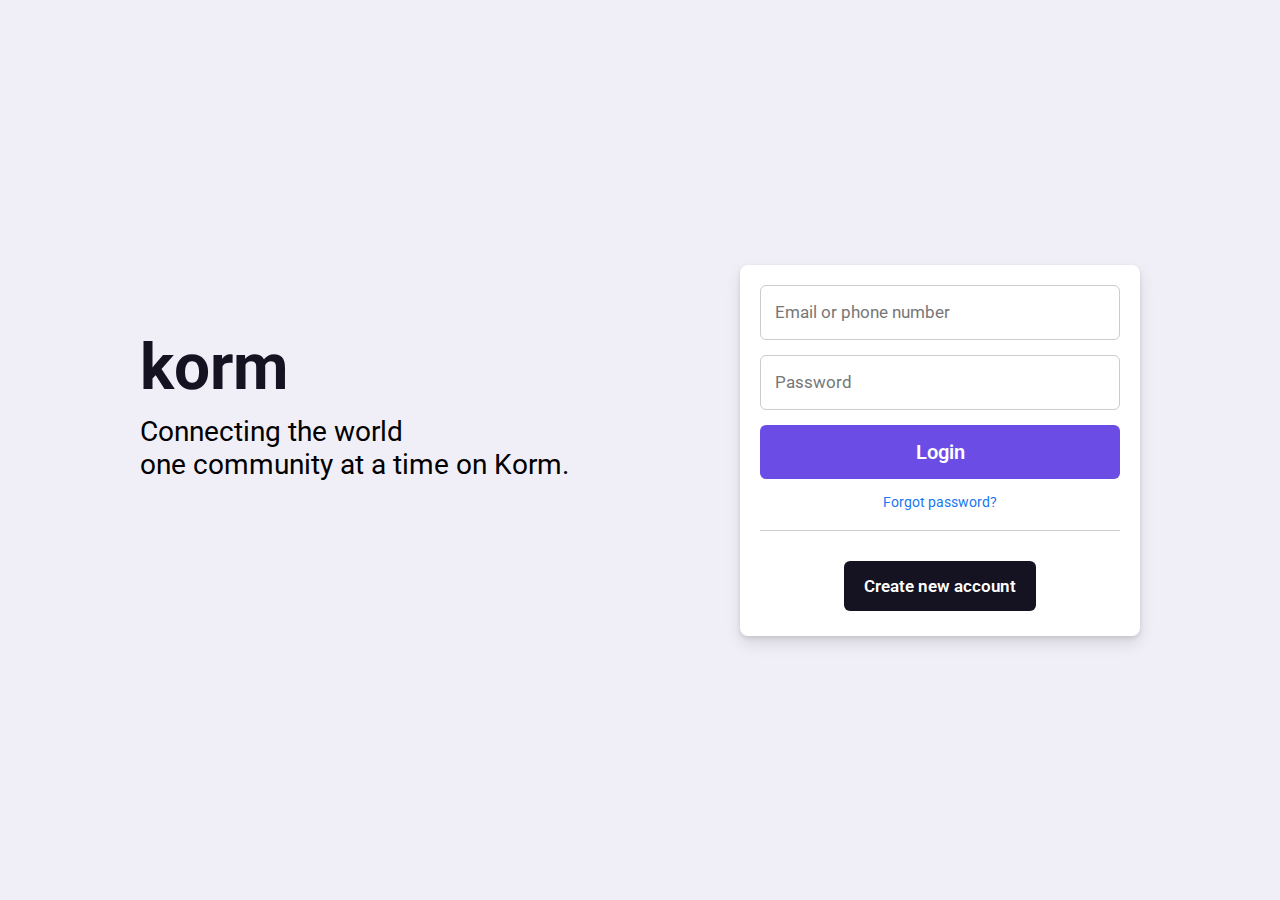
<file: login.html>
<!DOCTYPE html>
<!-- Coding By CodingNepal - www.codingnepalweb.com -->
<html lang="en">
  <head>
    <meta charset="UTF-8">
    <meta name="viewport" content="width=device-width, initial-scale=1.0">
    <title>korm Login Page</title>
    <link rel="stylesheet" href="./login.css">
  </head>
  <body>
    <div class="container flex">
      <div class="korm-page flex">
        <div class="text">
          <h1>korm</h1>
          <p>Connecting the world </p>
          <p> one community at a time on Korm.</p>
        </div>
        <form action="./korm/home.html">
          <input type="email" placeholder="Email or phone number" required>
          <input type="password" placeholder="Password" required>
          <div class="link">
            <button type="submit" class="login">Login</button>
            <a href="#" class="forgot">Forgot password?</a>
          </div>
          <hr>
          <div class="button">
            <a href="#">Create new account</a>
          </div>
        </form>
      </div>
    </div>
  </body>
</html>
</file>
<file: style.css>
@import url('https://fonts.googleapis.com/css2?family=Poppins:wght@300;400;500;600&display=swap');


:root {
    --primary-color-hue: 252;
    --dark-color-lightness: 17%;
    --light-color-lightness: 95%;
    --white-color-lightness: 100%;

    --color-white: hsl(252, 30%, var(--white-color-lightness));
    --color-light: hsl(252, 30%, var(--light-color-lightness));
    --color-grey: hsl(252, 15%, 65%);
    --color-primary: hsl(var(--primary-color-hue), 75%, 60%);
    --color-secondary: hsl(252, 100%, 90%);
    --color-success: hsl(120, 95%, 65%);
    --color-danger: hsl(0, 95%, 65%);
    --color-dark: hsl(252, 30%, var(--dark-color-lightness));
    --color-black: hsl(252, 30%, 10%);

    --border-radius: 2rem;
    --card-border-radius: 1rem;
    --btn-padding: 0.6rem 2rem;
    --search-padding: 0.6rem 1rem;
    --card-padding: 1rem;

    --sticky-top-left: 5.4rem;
    --sticky-top-right: -18rem;

}

*, *::before, *::after {
    margin: 0;
    padding: 0;
    outline: 0;
    box-sizing: border-box;
    text-decoration: none;
    list-style: none;
    border: none;
}

body {
    font-family: 'Poppins', sans-serif;
    color: var(--color-dark);
    background: var(--color-light);
    overflow-x: hidden;
}

/* =============== General Style ============== */
.container {
    width: 80%;
    margin: 0 auto;
}

.profile-photo {
    width: 2.7rem;
    aspect-ratio: 1/1;
    border-radius: 50%;
    overflow: hidden;
}

img {
    display: block;
    width: 100%;
}

.btn {
    display: inline-block;
    padding: var(--btn-padding);
    font-weight: 500;
    border-radius: var(--border-radius);
    cursor: pointer;
    transition: all 300ms ease;
    font-size: 0.9rem;
}

.btn:hover {
    opacity: 0.8;
}

.btn-primary {
    background: var(--color-primary);
    color: var(--color-white);
}

.text-bold {
    font-weight: 500;
}

.text-muted {
    color: var(--color-grey);
}

/* =============== Navbar ============== */
nav {
    width: 100%;
    background: var(--color-white);
    padding: 0.7rem 0;
    position: fixed;
    top: 0;
    z-index: 10;
}

nav .container {
    display: flex;
    align-items: center;
    justify-content: space-between;

}

.search-bar {
    background: var(--color-light);
    border-radius: var(--border-radius);
    padding: var(--search-padding);
}

.search-bar input[type="search"] {
    background: transparent;
    width: 30vw;
    margin-left: 1rem;
    font-size: 0.9rem;
    color: var(--color-dark);
}

nav .search-bar input[type="search"]::placeholder {
    color: var(--color-grey);
}

nav .create {
    display: flex;
    align-items: center;
    gap: 2rem;
}

/* =============== Main ============== */
main {
    position: relative;
    top: 5.4rem;
}

main .container {
    display: grid;
    grid-template-columns: 18vw auto  20vw;
    column-gap: 2rem;
    position: relative;
}

/* =============== Left ============== */
main .container .left {
    height: max-content;
    position: sticky;
    top: var(--sticky-top-left);
}

main .container .left .profile {
    padding: var(--card-padding);
    background: var(--color-white);
    border-radius: var(--card-border-radius);
    display: flex;
    align-items: center;
    column-gap: 1rem;
    width: 100%;
}

/* =============== Sidebar ============== */
.left .sidebar {
    margin-top: 1rem;
    background: var(--color-white);
    border-radius: var(--card-border-radius);
}

.left .sidebar .menu-item {
    display: flex;
    align-items: center;
    height: 4rem;
    cursor: pointer;
    transition: all 300ms ease;
    position: relative;
}

.left .sidebar .menu-item:hover {
    background: var(--color-light);
}

.left .sidebar i {
    font-size: 1.4rem;
    color: var(--color-grey);
    margin-left: 2rem;
    position: relative;
}

.left .sidebar i .notification-count {
    background: var(--color-danger);
    color: white;
    font-size: 0.7rem;
    width: fit-content;
    border-radius: 0.8rem;
    padding: 0.1rem 0.4rem;
    position: absolute;
    top: -0.2rem;
    right: -0.3rem;
}

.left .sidebar h3 {
    margin-left: 1.5rem;
    font-size: 1rem;
}

.left .sidebar .active {
    background: var(--color-light);
}

.left .sidebar .active i, 
.left .sidebar .active h3 {
    color: var(--color-primary);
}

.left .sidebar .active::before {
    content: "";
    display: block;
    width: 0.5rem;
    height: 100%;
    position: absolute;
    background: var(--color-primary);
}

.left .sidebar .menu-item:first-child.active {
    border-top-left-radius: var(--card-border-radius);
    overflow: hidden;
}

.left .sidebar .menu-item:last-child.active {
    border-bottom-left-radius: var(--card-border-radius);
    overflow: hidden;
}

.left .btn {
    margin-top: 1rem;
    width: 100%;
    text-align: center;
    padding: 1rem 0;
    margin-bottom: 0.7rem;
}

/* =============== Notification Popup ============== */
.left .notifications-popup {
    position: absolute;
    top: 0;
    left: 110%;
    width: 30rem;
    background: var(--color-white);
    border-radius: var(--card-border-radius);
    padding: var(--card-padding);
    box-shadow: 0 0 2rem hsl(var(--color-primary), 75%, 60%, 25%);
    z-index: 8;
    display: none;
}

.left .notifications-popup::before {
    content: "";
    width: 1.2rem;
    height: 1.2rem;
    display: block;
    background: var(--color-white);
    position: absolute;
    left: -0.6rem;
    transform: rotate(45deg);
}

.left .notifications-popup > div {
    display: flex;
    align-items: start;
    gap: 1rem;
    margin-bottom: 1rem;
}

.left .notifications-popup small {
    display: block;
}

/* =============== Middle ============== */
/* =============== Stories ============== */
.middle .stories {
    display: flex;
    justify-content: space-between;
    height: 12rem;
    gap: 0.5rem;
}

.middle .stories .story {
    padding: var(--card-padding);
    border-radius: var(--card-border-radius);
    display: flex;
    flex-direction: column;
    justify-content: space-between;
    align-items: center;
    color: white;
    font-size: 0.75rem;
    width: 100%;
    position: relative;
    overflow: hidden;
}

.middle .stories .story::before {
    content: "";
    display: block;
    width: 100%;
    height: 5rem;
    background: linear-gradient(transparent, rgba(0,0,0,0.75));
    position: absolute;
    bottom: 0;
}

.middle .stories .story .name {
    z-index: 0;
}

.middle .stories .story:nth-child(1) {
    background: url("./images/story-1.jpg")
    no-repeat center center/cover;
}

.middle .stories .story:nth-child(2) {
    background: url("./images/story-2.jpg")
    no-repeat center center/cover;
}

.middle .stories .story:nth-child(3) {
    background: url("./images/story-3.jpg")
    no-repeat center center/cover;
}

.middle .stories .story:nth-child(4) {
    background: url("./images/story-4.jpg")
    no-repeat center center/cover;
}

.middle .stories .story:nth-child(5) {
    background: url("./images/story-5.jpg")
    no-repeat center center/cover;
}

.middle .stories .story:nth-child(6) {
    background: url("./images/story-6.jpg")
    no-repeat center center/cover;
}

.middle .story .profile-photo {
    width: 2rem;
    height: 2rem;
    align-self: start;
    border: 3px solid var(--color-light);
}

/* =============== Create Post ============== */
.middle .create-post {
    width: 100%;
    display: flex;
    align-items: center;
    justify-content: space-between;
    margin-top: 1rem;
    background: var(--color-white);
    padding: 0.4rem var(--card-padding);
    border-radius: var(--border-radius);
}

.middle .create-post input[type="text"] {
    width: 100%;
    justify-self: start;
    padding-left: 1rem;
    background: transparent;
    color: var(--color-dark);
    margin-right: 1rem;
}

/* =============== Feeds ============== */
.middle .feeds .feed {
    background: var(--color-white);
    border-radius: var(--card-border-radius);
    padding: var(--card-padding);
    margin: 1rem 0;
    font-size: 0.85rem;
    line-height: 1.5;
}

.middle .feed .head {
    display: flex;
    justify-content: space-between;
}

.middle .feed .user {
    display: flex;
    gap: 1rem;
}

.middle .feed .photo {
    border-radius: var(--card-border-radius);
    overflow: hidden;
    margin: 0.7rem 0;
}

.middle .feed .action-buttons {
    display: flex;
    justify-content: space-between;
    align-items: center;
    font-size: 1.4rem;
    margin: 0.6rem 0;
}

.middle .liked-by {
    display: flex;
}

.middle .liked-by span {
    width: 1.4rem;
    height: 1.4rem;
    display: block;
    border-radius:50%;
    overflow: hidden;
    border: 2px solid var(--color-white);
    margin-left: -0.6rem;
}

.middle .liked-by span:first-child {
    margin: 0;
}

.middle .liked-by p {
    margin-left: 0.5rem;
}

/* =============== Right ============== */
main .container .right {
    height: max-content;
    position: sticky;
    top: var(--sticky-top-right);
    bottom: 0;
}

/* =============== Messages ============== */
.right .messages {
    background: var(--color-white);
    border-radius: var(--card-border-radius);
    padding: var(--card-padding);
}

.right .messages .heading {
    display: flex;
    align-items: center;
    justify-content: space-between;
    margin-bottom: 1rem;
}

.right .messages i {
    font-size: 1.4rem;
}

.right .messages .search-bar {
    display: flex;
    margin-bottom: 1rem;
}

.right .messages .category {
    display: flex;
    justify-content: space-between;
    margin-bottom: 1rem;
}

.right .messages .category h6 {
    width: 100%;
    text-align: center;
    border-bottom: 4px solid var(--color-light);
    padding-bottom: 0.5rem;
    font-size: 0.75rem;
}

.right .messages .category .active {
    border-color: var(--color-dark);
}

.right .messages .message-requests {
    color: var(--color-primary);
}

.right .messages .message {
    display: flex;
    gap: 1rem;
    margin-bottom: 1rem;
    align-items: start;
}

.right .message .profile-photo {
    position: relative;
    overflow: visible;
}

.right .profile-photo img {
    border-radius: 50%;
}

.right .messages .message:last-child {
    margin: 0;
}

.right .messages .message p {
    font-size:0.8rem;
}

.right .messages .message .profile-photo .active {
    width: 0.8rem;
    height: 0.8rem;
    border-radius: 50%;
    border: 3px solid var(--color-white);
    background: var(--color-success);
    position: absolute;
    bottom: 0;
    right: 0;
}

/* =============== Friend Requests ============== */
.right .friend-requests {
    margin-top: 1rem;
}

.right .friend-requests h4 {
    color: var(--color-grey);
    margin: 1rem 0;
}

.right .request {
    background: var(--color-white);
    padding: var(--card-padding);
    border-radius: var(--card-border-radius);
    margin-bottom: 0.7rem;
}

.right .request .info {
    display: flex;
    gap: 1rem;
    margin-bottom: 1rem;
}

.right .request .action {
    display: flex;
    gap: 1rem;
}

/* =============== Theme Customization ============== */
.customize-theme {
    background: rgba(0, 0, 0, 0.5);
    width: 100vw;
    height: 100vh;
    position: fixed;
    top: 0;
    left: 0;
    z-index: 100%;
    text-align: center;
    display: grid;
    place-items: center;
    display: none;
}

.customize-theme .card {
    background: var(--color-white);
    padding: 3rem;
    border-radius: var(--card-border-radius);
    width:50%;
    box-shadow: 0 0 1rem var(--color-primary);
}

/* =============== Font Size ============== */
.customize-theme .font-size {
    margin-top: 5rem;
}

.customize-theme .font-size > div {
    display: flex;
    justify-content: space-between;
    align-items: center;
    background: var(--color-light);
    padding: var(--search-padding);
    border-radius: var(--card-border-radius);
}

.customize-theme .choose-size {
    background: var(--color-secondary);
    height: 0.3rem;
    width: 100%;
    margin: 0 1rem;
    display: flex;
    justify-content: space-between;
    align-items: center;
}

.customize-theme .choose-size span {
    width: 1rem;
    height: 1rem;
    background: var(--color-secondary);
    border-radius: 50%;
    cursor: pointer;
}

.customize-theme .choose-size span.active {
    background: var(--color-primary);
}

/* =============== Color ============== */
.customize-theme .color {
    margin-top: 2rem;
}

.customize-theme .choose-color {
    background: var(--color-light);
    padding: var(--search-padding);
    border-radius: var(--card-border-radius);
    display: flex;
    align-items: center;
    justify-content: space-between;
}

.customize-theme .choose-color span {
    width: 2.2rem;
    height: 2.2rem;
    border-radius: 50%;
}

.customize-theme .choose-color span:nth-child(1) {
    background: hsl(233, 60%, 16%);
}

.customize-theme .choose-color span:nth-child(2) {
    background: hsl(52, 75%, 60%);
}

.customize-theme .choose-color span:nth-child(3) {
    background: hsl(352, 75%, 60%);
}

.customize-theme .choose-color span:nth-child(4) {
    background: hsl(152, 75%, 60%);
}

.customize-theme .choose-color span:nth-child(5) {
    background: hsl(202, 75%, 60%);
}

.customize-theme .choose-color span.active {
    border: 5px solid var(--color-secondary);
}

/* =============== Background ============== */
.customize-theme .background {
    margin-top: 2rem;
}

.customize-theme .choose-bg {
    display: flex;
    align-items: center;
    justify-content: space-between;
    gap: 1.5rem;
}

.customize-theme .choose-bg > div {
    padding: var(--card-padding);
    width: 100%;
    display: flex;
    align-items: center;
    font-size: 1rem;
    font-weight: bold;
    border-radius: 0.4rem;
    cursor: pointer;
}

.customize-theme .choose-bg > div.active {
    border: 2px solid var(--color-primary);
}

.customize-theme .choose-bg .bg-1 {
    background: white;
    color: black;
}

.customize-theme .choose-bg .bg-2 {
    background: hsl(252, 30%, 17%);
    color: white;
}

.customize-theme .choose-bg .bg-3 {
    background: hsl(252, 30%, 10%);
    color: white;
}

.customize-theme .choose-bg > div span {
    width: 2rem;
    height: 2rem;
    border: 2px solid var(--color-grey);
    border-radius: 50%;
    margin-right: 1rem;
}



/* ================= 
MEDIA QUERIES FOR SMALL LAPTOP AND BIG TABLETS 
==================== */

@media screen and (max-width: 1200px) {
    .container {
        width: 96%;
    }

    main .container {
        grid-template-columns: 5rem auto 30vw;
        gap: 1rem;
    }

    .left {
        width: 5rem;
        z-index: 5;
    }

    main .container .left .profile {
        display: none;
    }

    .sidebar h3 {
        display: none;
    }

    .left .btn {
        display: none;
    }

    .customize-theme .card {
        width: 80vw;
    }
}

/* ================= 
MEDIA QUERIES FOR SMALL TABLETS AND MOBILE PHONES
==================== */

@media screen and (max-width: 992px) {
    nav .search-bar {
        display: none;
    }

    main .container {
        grid-template-columns: 0 auto 5rem;
        gap: 0;
    }

    main .container .left {
        grid-column: 3/4;
        position: fixed;
        bottom: 0;
        right: 0;
    }

    /* Notification Popup */
    .left .notifications-popup { 
        position: absolute;
        left: -20rem;
        width: 20rem;
    }

    .left .notifications-popup::before {
        display: absolute;
        top: 1.3rem;
        left: calc(20rem - 0.6rem);
        display: block;
    }

    main .container .middle {
        grid-column: 1/3;
    }

    main .container .right {
        display: none;
    }

    .customize-theme .card {
        width: 80vw; 
    }
}
</file>
<file: login.css>
@import url('https://fonts.googleapis.com/css2?family=Roboto:wght@300;400;500;700&display=swap');

:root {
    --primary-color-hue: 252;
    --dark-color-lightness: 17%;
    --light-color-lightness: 95%;
    --white-color-lightness: 100%;

    --color-white: hsl(252, 30%, var(--white-color-lightness));
    --color-light: hsl(252, 30%, var(--light-color-lightness));
    --color-grey: hsl(252, 15%, 65%);
    --color-primary: hsl(var(--primary-color-hue), 75%, 60%);
    --color-secondary: hsl(252, 100%, 90%);
    --color-success: hsl(120, 95%, 65%);
    --color-danger: hsl(0, 95%, 65%);
    --color-dark: hsl(252, 30%, var(--dark-color-lightness));
    --color-black: hsl(252, 30%, 10%);

    --border-radius: 2rem;
    --card-border-radius: 1rem;
    --btn-padding: 0.6rem 2rem;
    --search-padding: 0.6rem 1rem;
    --card-padding: 1rem;

    --sticky-top-left: 5.4rem;
    --sticky-top-right: -18rem;

}

* {
  margin: 0;
  padding: 0;
  box-sizing: border-box;
  font-family: 'Roboto', sans-serif;
}
.flex {
  display: flex;
  align-items: center;
}
.container {
  padding: 0 15px;
  min-height: 100vh;
  justify-content: center;
  background: var(--color-light);
}
.korm-page {
  justify-content: space-between;
  max-width: 1000px;
  width: 100%;
}
.korm-page .text {
  margin-bottom: 90px;
}
.korm-page h1 {
  color: var(--color-black);
  font-size: 4rem;
  margin-bottom: 10px;
}
.korm-page p {
  font-size: 1.75rem;
  white-space: nowrap;
}
form {
  display: flex;
  flex-direction: column;
  background: #fff;
  border-radius: 8px;
  padding: 20px;
  box-shadow: 0 2px 4px rgba(0, 0, 0, 0.1),
    0 8px 16px rgba(0, 0, 0, 0.1);
  max-width: 400px;
  width: 100%;
}
form input {
  height: 55px;
  width: 100%;
  border: 1px solid #ccc;
  border-radius: 6px;
  margin-bottom: 15px;
  font-size: 1rem;
  padding: 0 14px;
}
form input:focus {
  outline: none;
  border-color: #1877f2;
}
::placeholder {
  color: #777;
  font-size: 1.063rem;
}
.link {
  display: flex;
  flex-direction: column;
  text-align: center;
  gap: 15px;
}
.link .login {
  border: none;
  outline: none;
  cursor: pointer;
  background: var(--color-primary);
  padding: 15px 0;
  border-radius: 6px;
  color: var(--color-white);
  font-size: 1.25rem;
  font-weight: 600;
  transition: 0.2s ease;
}
.link .login:hover {
  background: var(--color-primary);
}
form a {
  text-decoration: none;
}
.link .forgot {
  color: #1877f2;
  font-size: 0.875rem;
}
.link .forgot:hover {
  text-decoration: underline;
}
hr {
  border: none;
  height: 1px;
  background-color: #ccc;
  margin-bottom: 20px;
  margin-top: 20px;
}
.button {
  margin-top: 25px;
  text-align: center;
  margin-bottom: 20px;
}
.button a {
  padding: 15px 20px;
  background: var(--color-black);
  border-radius: 6px;
  color: #fff;
  font-size: 1.063rem;
  font-weight: 600;
  transition: 0.2s ease;
}
.button a:hover {
  background: #3ba626;
}
@media (max-width: 900px) {
  .facebook-page {
    flex-direction: column;
    text-align: center;
  }
  .facebook-page .text {
    margin-bottom: 30px;
  }
}
@media (max-width: 460px) {
  .facebook-page h1 {
    font-size: 3.5rem;
  }
  .facebook-page p {
    font-size: 1.3rem;
  }
  form {
    padding: 15px;
  }
}
</file>
